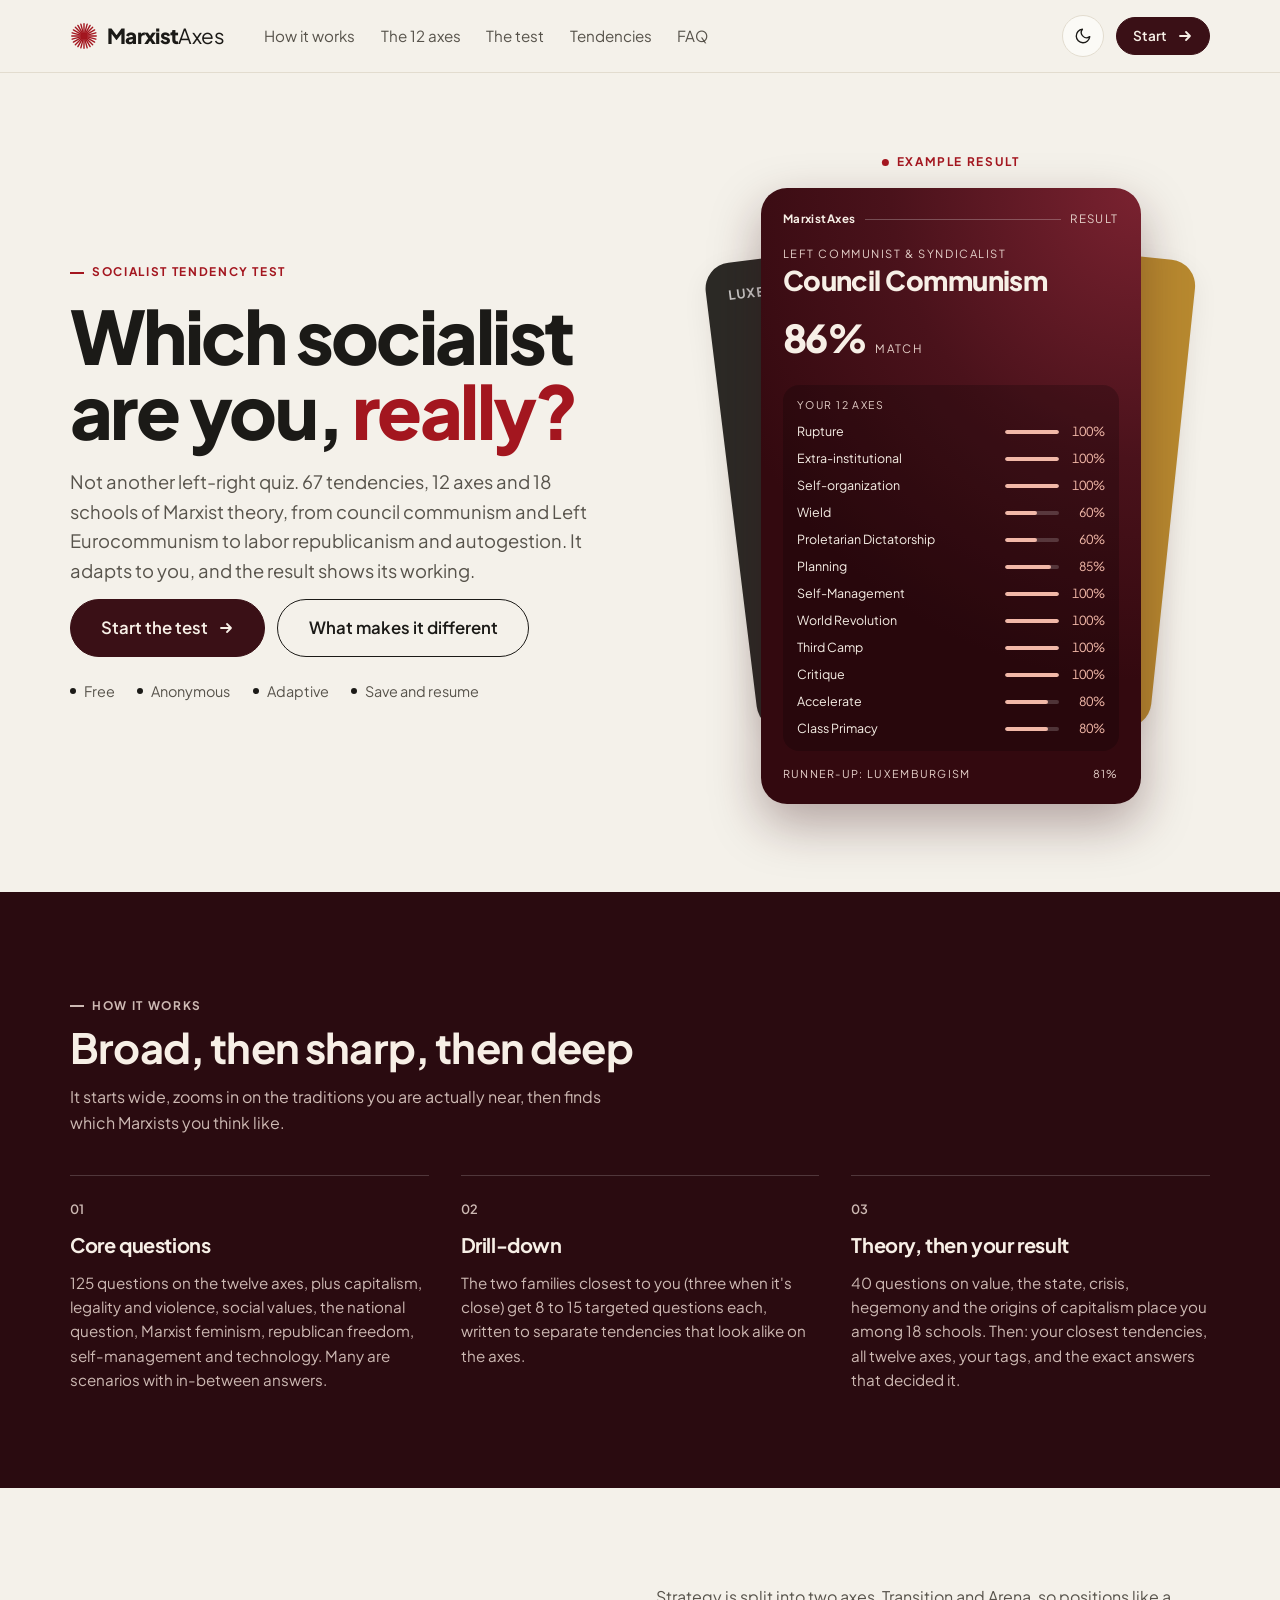
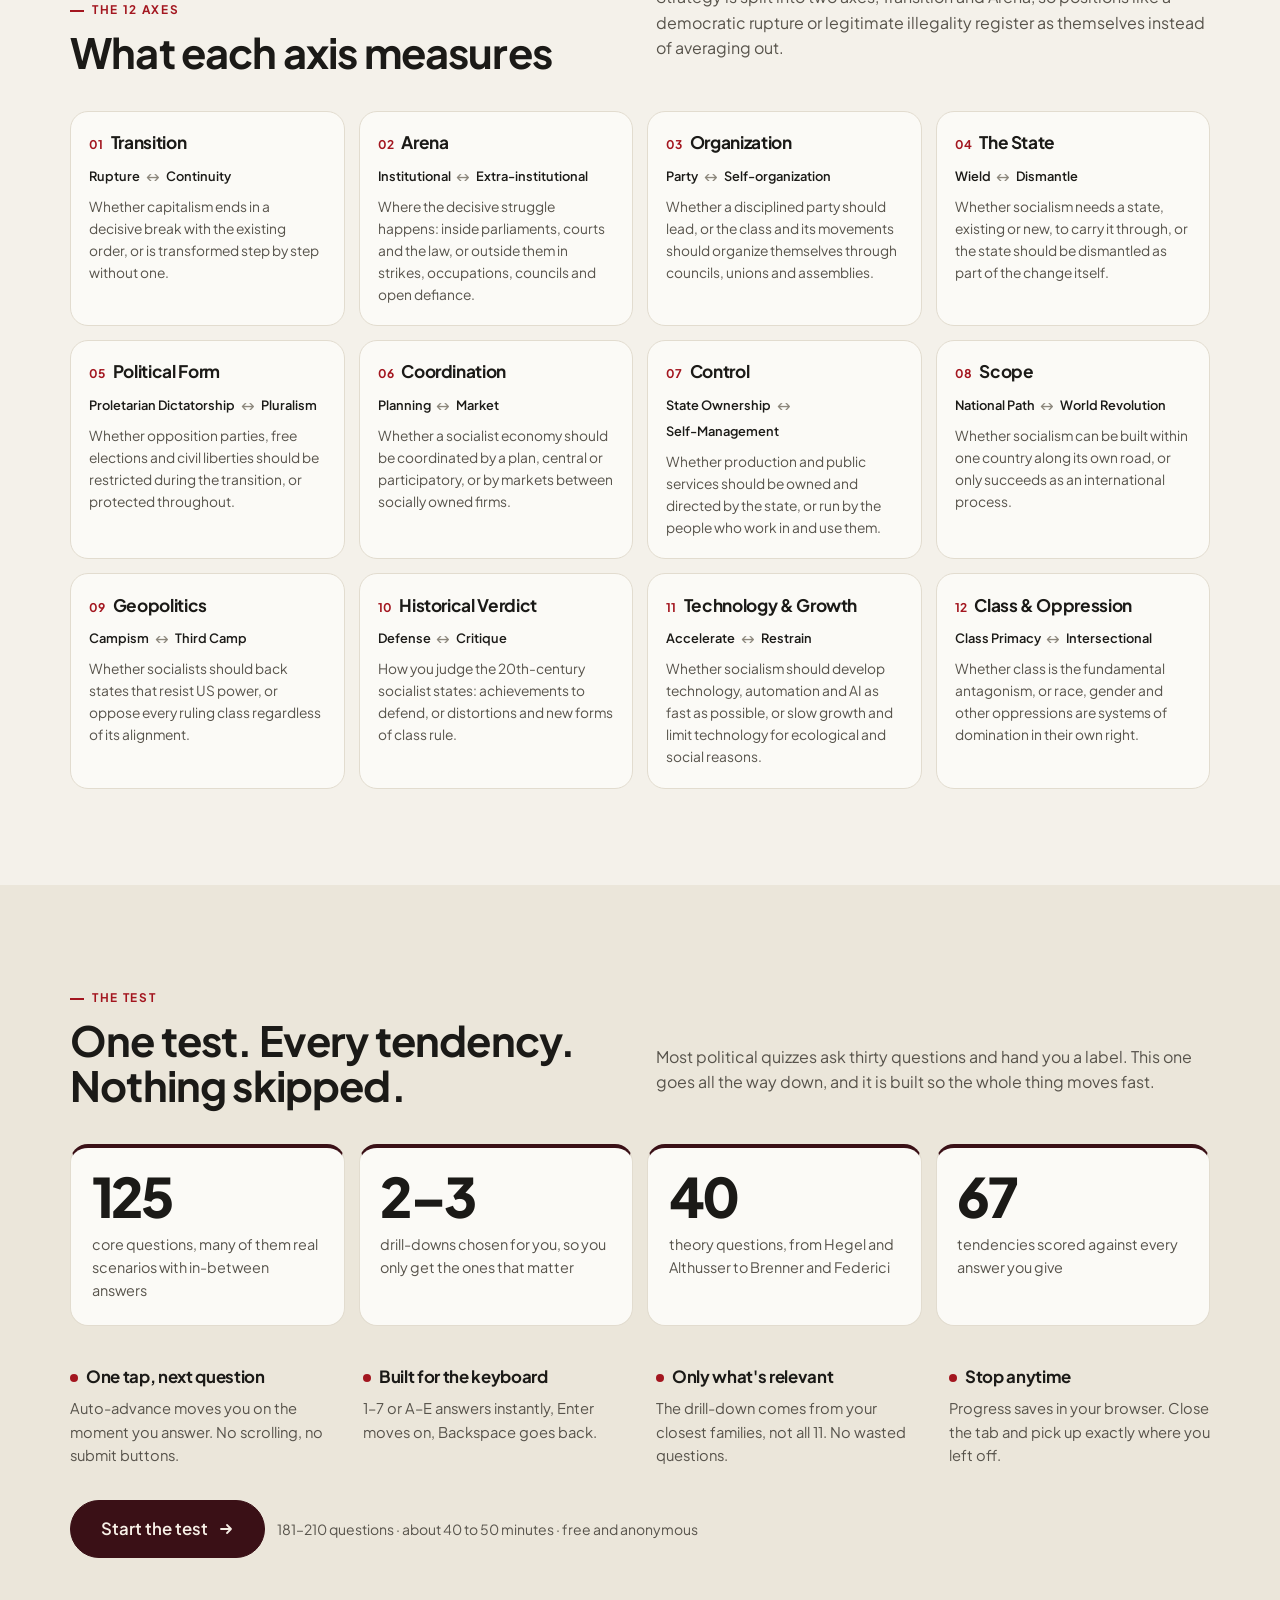
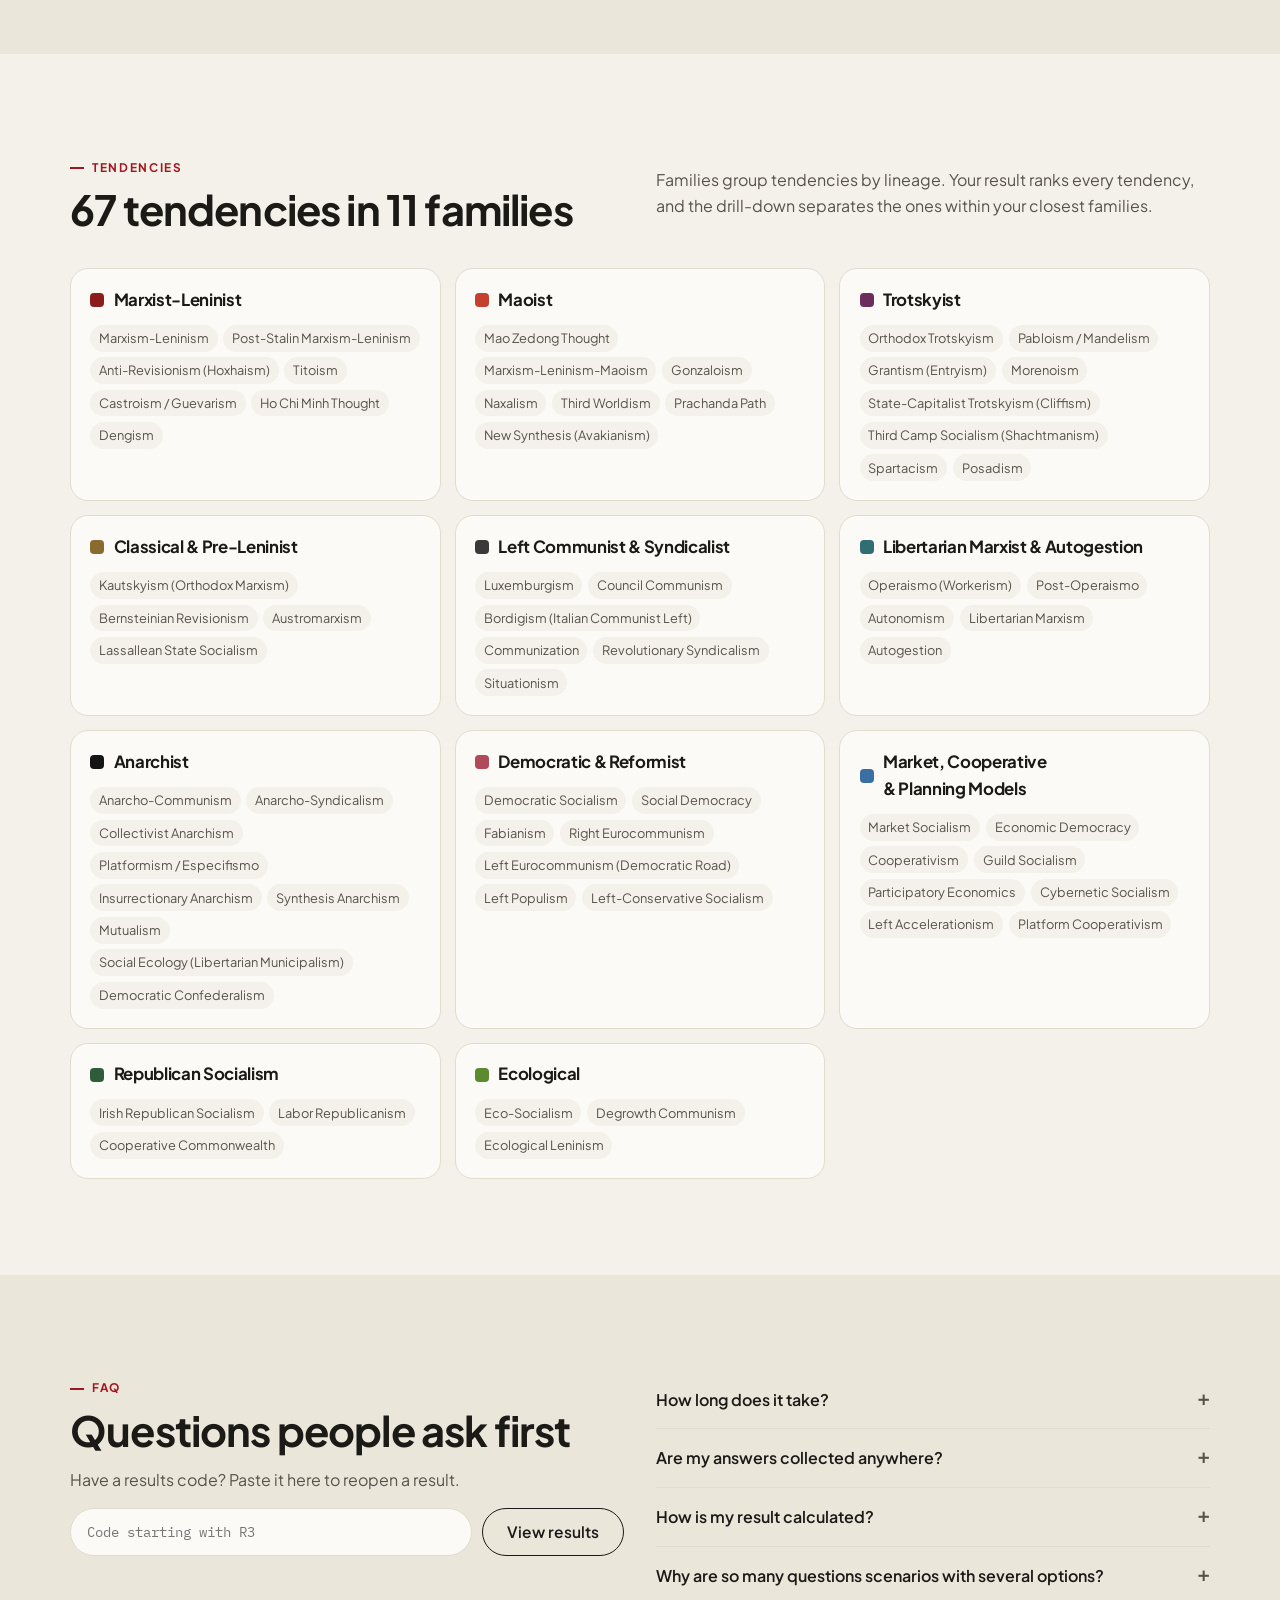
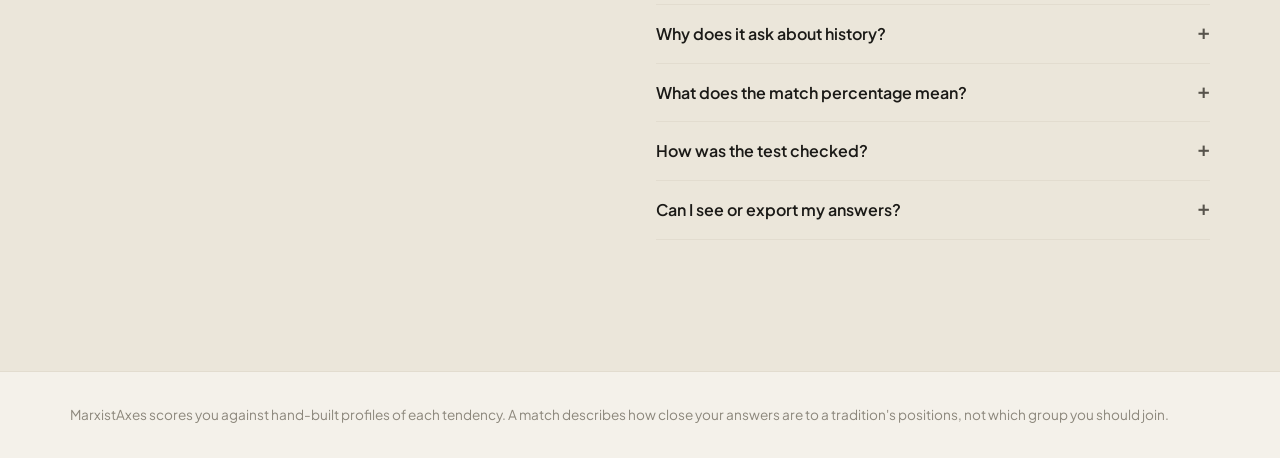
<file: site/index.html>
<!doctype html>
<html lang="en">
<head>
<meta charset="utf-8">
<meta name="viewport" content="width=device-width, initial-scale=1, viewport-fit=cover">
<title>MarxistAxes</title>
<meta name="description" content="A detailed socialist ideology test: 12 axes, 67 tendencies of the socialist left, adaptive drill-down modules and an optional Marxist theory module.">
<meta property="og:title" content="MarxistAxes">
<meta property="og:description" content="Find where you stand among 67 tendencies of the socialist left.">
<meta name="theme-color" content="#3a1016">
<link rel="icon" href="data:image/svg+xml,%3Csvg xmlns='http://www.w3.org/2000/svg' viewBox='0 0 32 32'%3E%3Cg stroke='%23a3161f' stroke-width='2.2' stroke-linecap='round'%3E%3Cpath d='M2 16h28M16 2v28M4 9l24 14M4 23L28 9M9 4l14 24M23 4L9 28'/%3E%3C/g%3E%3Ccircle cx='16' cy='16' r='4' fill='%23a3161f'/%3E%3C/svg%3E">
<link rel="preconnect" href="https://fonts.googleapis.com">
<link rel="preconnect" href="https://fonts.gstatic.com" crossorigin>
<link rel="stylesheet" href="https://fonts.googleapis.com/css2?family=IBM+Plex+Mono:wght@400;500&family=Plus+Jakarta+Sans:wght@400;500;600;700;800&display=swap">
<link rel="stylesheet" href="styles.css">
</head>
<body>
<div id="app">
  <noscript><p>MarxistAxes needs JavaScript to run the test and score your answers.</p></noscript>
</div>
<script src="js/data-meta.js"></script>
<script src="js/data-tendencies.js"></script>
<script src="js/data-items.js"></script>
<script src="js/data-modules.js"></script>
<script src="js/data-theory.js"></script>
<script src="js/engine.js"></script>
<script src="js/app.js"></script>
</body>
</html>
</file>
<file: site/styles.css>
/* Layout: a wide landing page of full-bleed bands (paper, alt paper, one oxblood band); the quiz is a
   single centered card; results are a dashboard of cards. Red marks emphasis; oxblood carries actions. */
:root {
  --bg: #f4f1ea;
  --bg-2: #ebe6da;
  --card: #fbfaf6;
  --ink: #1b1a17;
  --ink-2: #57534b;
  --ink-3: #8c877c;
  --line: #e2dccf;
  --red: #a3161f;
  --red-soft: #f6e3e1;
  --deep: #3a1016;
  --deep-2: #2a0b10;
  --on-deep: #f7efe6;
  --on-deep-2: #cdb9b3;
  --agree: #2f7d5b;
  --agree-soft: #e2f1e8;
  --disagree: #b23a3a;
  --disagree-soft: #f7e2e0;
  --shadow: 0 1px 2px rgba(40, 30, 20, 0.05), 0 8px 28px rgba(40, 30, 20, 0.07);
  --sans: 'Plus Jakarta Sans', system-ui, -apple-system, 'Segoe UI', sans-serif;
  --mono: 'IBM Plex Mono', ui-monospace, Menlo, Consolas, monospace;
  --radius: 18px;
}
@media (prefers-color-scheme: dark) {
  :root:not([data-theme="light"]) {
    --bg: #14120f; --bg-2: #1b1915; --card: #211e1a; --ink: #f1ece3; --ink-2: #b9b2a6; --ink-3: #847d71;
    --line: #353029; --red: #e5636a; --red-soft: #3a1c1d; --deep: #6b1d27; --deep-2: #1d0d10;
    --on-deep: #f7efe6; --on-deep-2: #cdb9b3; --agree: #67c497; --agree-soft: #17301f;
    --disagree: #e48079; --disagree-soft: #3a1c1c; --shadow: 0 1px 2px rgba(0, 0, 0, 0.3), 0 8px 28px rgba(0, 0, 0, 0.35);
    color-scheme: dark;
  }
}
:root[data-theme="dark"] {
  --bg: #14120f; --bg-2: #1b1915; --card: #211e1a; --ink: #f1ece3; --ink-2: #b9b2a6; --ink-3: #847d71;
  --line: #353029; --red: #e5636a; --red-soft: #3a1c1d; --deep: #6b1d27; --deep-2: #1d0d10;
  --on-deep: #f7efe6; --on-deep-2: #cdb9b3; --agree: #67c497; --agree-soft: #17301f;
  --disagree: #e48079; --disagree-soft: #3a1c1c; --shadow: 0 1px 2px rgba(0, 0, 0, 0.3), 0 8px 28px rgba(0, 0, 0, 0.35);
  color-scheme: dark;
}

* { box-sizing: border-box; }
html { -webkit-text-size-adjust: 100%; scroll-behavior: smooth; }
body { margin: 0; background: var(--bg); color: var(--ink); font: 400 1rem/1.6 var(--sans); }
[hidden] { display: none !important; }
button, input, textarea { font: inherit; color: inherit; }
a { color: var(--red); }
:focus-visible { outline: 2px solid var(--red); outline-offset: 3px; }
h1, h2, h3 { margin: 0; text-wrap: balance; letter-spacing: -0.02em; }
p { margin: 0 0 0.9rem; }

.wrap {
  max-width: 1180px; margin: 0 auto;
  padding-left: max(20px, env(safe-area-inset-left, 0px));
  padding-right: max(20px, env(safe-area-inset-right, 0px));
}
.narrow { max-width: 900px; }

/* ---------- header ---------- */
.top {
  position: sticky; top: env(safe-area-inset-top, 0px); z-index: 10;
  background: color-mix(in srgb, var(--bg) 88%, transparent);
  backdrop-filter: blur(10px); -webkit-backdrop-filter: blur(10px);
  border-bottom: 1px solid var(--line);
}
.topin { display: flex; align-items: center; gap: 1.5rem; min-height: 72px; }
.mark { display: inline-flex; align-items: center; gap: 0.55rem; background: none; border: 0; padding: 0; cursor: pointer; color: var(--ink); }
.mark svg { width: 28px; height: 28px; color: var(--red); flex: none; }
.mark b { font-weight: 800; font-size: 1.3rem; letter-spacing: -0.03em; }
.mark b span { font-weight: 400; }
.nav { display: flex; gap: 1.6rem; margin-left: 1rem; }
.nav a { color: var(--ink-2); text-decoration: none; font-size: 0.95rem; }
.nav a:hover { color: var(--ink); }
.topin .right { margin-left: auto; display: flex; align-items: center; gap: 0.75rem; }
.iconbtn {
  width: 42px; height: 42px; border-radius: 50%; border: 1px solid var(--line); background: var(--card);
  display: inline-grid; place-items: center; cursor: pointer; color: var(--ink);
}
.iconbtn svg { width: 18px; height: 18px; }

/* ---------- buttons ---------- */
.btn {
  display: inline-flex; align-items: center; justify-content: center; gap: 0.6rem;
  min-height: 48px; padding: 0 1.5rem; border-radius: 999px; cursor: pointer;
  font-weight: 600; font-size: 0.97rem; border: 1.5px solid var(--ink); background: transparent; color: var(--ink);
  text-decoration: none; transition: transform 0.12s ease, background 0.12s ease, opacity 0.12s ease;
}
.btn:hover { background: var(--card); }
.btn.primary { background: var(--deep); border-color: var(--deep); color: var(--on-deep); }
.btn.primary:hover { background: var(--deep-2); }
.btn.big { min-height: 58px; padding: 0 1.9rem; font-size: 1.05rem; }
.btn.small { min-height: 38px; padding: 0 1rem; font-size: 0.85rem; border-width: 1px; }
.btn.ghost { border-color: transparent; color: var(--ink-2); padding: 0 0.8rem; }
.btn.ghost:hover { color: var(--ink); background: transparent; text-decoration: underline; }
.btn.soft { border: 1px solid var(--line); background: var(--card); }
.btn[disabled] { opacity: 0.4; cursor: default; }
.btn .arr { width: 16px; height: 16px; }
.row { display: flex; flex-wrap: wrap; gap: 0.75rem; align-items: center; }

/* ---------- type helpers ---------- */
.eyebrow { display: inline-flex; align-items: center; gap: 0.5rem; font-weight: 700; font-size: 0.74rem; letter-spacing: 0.14em; text-transform: uppercase; color: var(--red); }
.eyebrow::before { content: ''; width: 14px; height: 2px; background: currentColor; }
.eyebrow.dot::before { width: 7px; height: 7px; border-radius: 50%; }
.h2 { font-size: clamp(1.8rem, 3.6vw, 2.6rem); line-height: 1.1; font-weight: 700; margin-top: 0.6rem; }
.sub { color: var(--ink-2); max-width: 36rem; }
.muted { color: var(--ink-2); }
.small { font-size: 0.875rem; }

/* ---------- landing ---------- */
section[id] { scroll-margin-top: 80px; }
section.block { padding-block: clamp(3.5rem, 8vw, 6rem); }
section.alt { background: var(--bg-2); }
section.band { background: var(--deep-2); color: var(--on-deep); }
section.band .eyebrow { color: var(--on-deep-2); }
section.band .sub { color: var(--on-deep-2); }
.hero { padding-block: clamp(2.5rem, 7vw, 5rem) clamp(3rem, 7vw, 5.5rem); }
.hero-grid { display: grid; grid-template-columns: minmax(0, 1.05fr) minmax(0, 0.95fr); gap: 3rem; align-items: center; }
.hero h1 { font-size: clamp(2.6rem, 6.4vw, 4.6rem); line-height: 1.02; font-weight: 800; letter-spacing: -0.035em; margin: 1rem 0 1.2rem; }
.hero h1 em { font-style: normal; color: var(--red); }
.hero .lede { font-size: 1.15rem; color: var(--ink-2); max-width: 34rem; }
.ticks { display: flex; flex-wrap: wrap; gap: 0.4rem 1.4rem; margin-top: 1.4rem; color: var(--ink-2); font-size: 0.9rem; }
.ticks span { display: inline-flex; align-items: center; gap: 0.5rem; }
.ticks span::before { content: ''; width: 6px; height: 6px; border-radius: 50%; background: var(--ink); }
.resume { margin-top: 1.4rem; padding: 0.9rem 1.1rem; border: 1px solid var(--line); background: var(--card); border-radius: 14px; display: flex; flex-wrap: wrap; gap: 0.75rem; align-items: center; justify-content: space-between; }

/* example result card */
.stack { position: relative; min-height: 560px; display: grid; place-items: center; }
.stack .ghostcard { position: absolute; width: min(330px, 78%); height: 470px; border-radius: 26px; box-shadow: var(--shadow); }
.stack .g1 { background: #2c2a26; transform: translateX(-56px) rotate(-7deg); }
.stack .g2 { background: #b8892f; transform: translateX(58px) rotate(6deg); }
.stack .g1 b, .stack .g2 b { position: absolute; top: 22px; left: 22px; color: rgba(255, 255, 255, 0.75); font-size: 0.8rem; letter-spacing: 0.1em; text-transform: uppercase; }
.excard {
  position: relative; width: min(380px, 92%); border-radius: 26px; padding: 22px; color: #f7efe6;
  background: radial-gradient(120% 80% at 100% 0%, #7a2230 0%, #4a121b 55%, #33090f 100%); box-shadow: 0 20px 50px rgba(58, 16, 22, 0.35);
}
.excard .exhead { display: flex; align-items: center; gap: 0.6rem; font-size: 0.72rem; letter-spacing: 0.12em; text-transform: uppercase; color: #e4cfc8; }
.excard .exhead::after { content: ''; flex: 1; height: 1px; background: rgba(255, 255, 255, 0.25); order: 1; }
.excard .exhead span:last-child { order: 2; }
.excard .exhead .brand { text-transform: none; letter-spacing: 0.04em; font-weight: 700; color: #f7efe6; }
.excard .exfam { margin-top: 1rem; font-size: 0.7rem; letter-spacing: 0.14em; text-transform: uppercase; color: #e4cfc8; }
.excard h3 { font-size: 1.7rem; font-weight: 800; line-height: 1.05; margin-top: 0.2rem; }
.excard .exfit { display: flex; align-items: baseline; gap: 0.5rem; margin: 0.8rem 0 1rem; }
.excard .exfit b { font-size: 2.4rem; font-weight: 800; letter-spacing: -0.03em; }
.excard .exfit span { font-size: 0.72rem; letter-spacing: 0.12em; text-transform: uppercase; color: #e4cfc8; }
.exaxes { background: rgba(0, 0, 0, 0.22); border-radius: 16px; padding: 12px 14px; display: grid; gap: 7px; }
.exaxes .t { font-size: 0.66rem; letter-spacing: 0.14em; text-transform: uppercase; color: #e4cfc8; margin-bottom: 2px; }
.exrow { display: grid; grid-template-columns: minmax(0, 1fr) 54px 38px; gap: 8px; align-items: center; font-size: 0.78rem; }
.exrow i { height: 4px; border-radius: 4px; background: rgba(255, 255, 255, 0.18); position: relative; overflow: hidden; }
.exrow i span { position: absolute; inset: 0 auto 0 0; background: #f2b8a8; border-radius: 4px; }
.exrow em { font-style: normal; text-align: right; font-variant-numeric: tabular-nums; color: #f2b8a8; }
.excard .exfoot { display: flex; justify-content: space-between; margin-top: 14px; font-size: 0.68rem; letter-spacing: 0.12em; text-transform: uppercase; color: #e4cfc8; }
.exlabel { position: absolute; top: 0; left: 50%; transform: translateX(-50%); z-index: 2; white-space: nowrap; }
.stack { padding-top: 2.2rem; }

/* steps band */
.steps { display: grid; grid-template-columns: repeat(3, minmax(0, 1fr)); gap: 2rem; margin: 2.5rem 0 0; padding: 0; }
.steps li { list-style: none; border-top: 1px solid rgba(255, 255, 255, 0.18); padding-top: 1.2rem; }
.steps ol { margin: 0; padding: 0; }
.steps .no { font-size: 0.8rem; color: var(--on-deep-2); font-weight: 600; }
.steps h3 { font-size: 1.25rem; margin: 0.5rem 0 0.6rem; }
.steps p { color: var(--on-deep-2); font-size: 0.95rem; margin: 0; }

/* axis guide */
.sechead { display: grid; grid-template-columns: minmax(0, 1fr) minmax(0, 1fr); gap: 2rem; align-items: end; margin-bottom: 2.2rem; }
.axgrid { display: grid; grid-template-columns: repeat(4, minmax(0, 1fr)); gap: 14px; }
.axcard { background: var(--card); border: 1px solid var(--line); border-radius: var(--radius); padding: 1.1rem 1.15rem 1.2rem; }
.axcard h3 { font-size: 1.08rem; display: flex; gap: 0.5rem; align-items: baseline; }
.axcard h3 small { color: var(--red); font-size: 0.75rem; font-weight: 700; }
.poles { display: flex; flex-wrap: wrap; align-items: center; gap: 0.35rem; margin: 0.55rem 0 0.6rem; font-size: 0.8rem; font-weight: 600; }
.poles i { font-style: normal; color: var(--ink-3); }
.axcard p { font-size: 0.86rem; color: var(--ink-2); margin: 0; }

/* the test */
.stats { display: grid; grid-template-columns: repeat(4, minmax(0, 1fr)); gap: 14px; }
.stat { background: var(--card); border: 1px solid var(--line); border-radius: var(--radius); padding: 1.3rem 1.3rem 1.4rem; border-top: 4px solid var(--deep); }
.stat b { display: block; font-size: clamp(2.4rem, 4.5vw, 3.4rem); font-weight: 800; letter-spacing: -0.045em; line-height: 1; color: var(--ink); }
.stat span { display: block; margin-top: 0.6rem; font-size: 0.9rem; color: var(--ink-2); }
.fast { display: grid; grid-template-columns: repeat(4, minmax(0, 1fr)); gap: 2rem; margin-top: 2.4rem; }
.fast h3 { font-size: 1.05rem; margin-bottom: 0.4rem; display: flex; align-items: center; gap: 0.5rem; }
.fast h3::before { content: ''; width: 8px; height: 8px; border-radius: 50%; background: var(--red); flex: none; }
.fast p { font-size: 0.92rem; color: var(--ink-2); margin: 0; }

/* families */
.famgrid { display: grid; grid-template-columns: repeat(3, minmax(0, 1fr)); gap: 14px; }
.famcard { border-radius: var(--radius); padding: 1.1rem 1.2rem 1.2rem; background: var(--card); border: 1px solid var(--line); }
.famcard h3 { font-size: 1.05rem; display: flex; align-items: center; gap: 0.6rem; }
.famcard h3 i { width: 14px; height: 14px; border-radius: 4px; flex: none; }
.famcard ul { list-style: none; margin: 0.7rem 0 0; padding: 0; display: flex; flex-wrap: wrap; gap: 0.35rem; }
.famcard li { font-size: 0.8rem; padding: 0.2rem 0.55rem; border-radius: 999px; background: var(--bg); color: var(--ink-2); }

/* faq */
.faq details { border-bottom: 1px solid var(--line); }
.faq summary { list-style: none; cursor: pointer; display: flex; justify-content: space-between; gap: 1rem; padding: 1rem 0; font-weight: 600; }
.faq summary::-webkit-details-marker { display: none; }
.faq summary::after { content: '+'; font-size: 1.3rem; line-height: 1; color: var(--ink-2); }
.faq details[open] summary::after { content: '\2212'; }
.faq details p { color: var(--ink-2); padding-bottom: 1rem; margin: 0; max-width: 40rem; }
.codeform { display: flex; gap: 0.6rem; flex-wrap: wrap; margin-top: 1rem; max-width: 640px; }
.codeform input, .field {
  flex: 1 1 16rem; min-width: 0; min-height: 48px; padding: 0 1rem; border-radius: 999px;
  border: 1px solid var(--line); background: var(--card); font: 400 0.85rem var(--mono);
}
.err { color: var(--red); font-size: 0.875rem; margin-top: 0.5rem; }
.foot { border-top: 1px solid var(--line); padding-block: 2rem; color: var(--ink-3); font-size: 0.85rem; }
.foot .wrap { display: flex; flex-wrap: wrap; justify-content: space-between; gap: 1rem; }

/* ---------- quiz ---------- */
.quiz { max-width: 900px; margin: 0 auto; padding-block: 1.6rem 3rem; padding-left: max(20px, env(safe-area-inset-left, 0px)); padding-right: max(20px, env(safe-area-inset-right, 0px)); }
.qmeta { display: flex; justify-content: space-between; gap: 1rem; font-size: 0.88rem; color: var(--ink-2); }
.qmeta b { color: var(--ink); }
.segbar { display: grid; grid-auto-flow: column; grid-auto-columns: 1fr; gap: 5px; margin: 0.6rem 0 1rem; }
.segbar i { height: 5px; border-radius: 4px; background: var(--line); position: relative; overflow: hidden; }
.segbar i span { position: absolute; inset: 0 auto 0 0; background: var(--ink-2); border-radius: 4px; }
.qcard { position: relative; background: var(--card); border: 1px solid var(--line); border-top: 3px solid var(--deep); border-radius: var(--radius); padding: 1.6rem clamp(1.1rem, 3vw, 2rem) 1.8rem; box-shadow: var(--shadow); overflow: hidden; }
.qnum { position: absolute; top: 0.3rem; right: 1.4rem; font-size: clamp(4rem, 11vw, 6.5rem); font-weight: 800; letter-spacing: -0.05em; color: var(--ink); opacity: 0.06; pointer-events: none; line-height: 1; font-variant-numeric: tabular-nums; }
.chip { display: inline-flex; align-items: center; gap: 0.55rem; padding: 0.35rem 0.9rem 0.35rem 0.4rem; border-radius: 999px; background: var(--bg-2); font-size: 0.74rem; font-weight: 700; letter-spacing: 0.12em; text-transform: uppercase; color: var(--ink-2); }
.chip i { width: 26px; height: 26px; border-radius: 50%; background: var(--deep); color: var(--on-deep); display: grid; place-items: center; font-style: normal; font-size: 0.75rem; letter-spacing: 0; }
.ctx { margin: 1.1rem 0 0; padding: 0.75rem 1rem; border-radius: 12px; background: var(--bg); font-size: 0.92rem; color: var(--ink-2); max-width: 46rem; }
.ctx b { display: block; font-size: 0.7rem; letter-spacing: 0.14em; text-transform: uppercase; color: var(--red); margin-bottom: 0.2rem; }
.qtext { font-size: clamp(1.2rem, 2.6vw, 1.55rem); line-height: 1.35; font-weight: 700; margin: 1.1rem 0 1.3rem; max-width: 44rem; position: relative; }
.opts { display: grid; gap: 9px; }
.opt {
  display: grid; grid-template-columns: 30px minmax(0, 1fr) 18px; gap: 0.9rem; align-items: center; width: 100%; text-align: left;
  padding: 0.8rem 1rem; border-radius: 12px; border: 1px solid var(--line); border-left: 4px solid var(--tone, var(--line));
  background: var(--bg); cursor: pointer; font-weight: 600; font-size: 0.98rem; line-height: 1.4; color: var(--ink);
  transition: background 0.12s ease, border-color 0.12s ease, transform 0.12s ease;
}
.opt.mc { font-weight: 500; }
.opt .ic { width: 30px; height: 30px; border-radius: 50%; display: grid; place-items: center; border: 1.5px solid var(--tone, var(--ink-3)); color: var(--tone, var(--ink-2)); background: var(--tone-soft, transparent); font-weight: 800; font-size: 0.85rem; }
.opt .ic svg { width: 14px; height: 14px; }
.opt .radio { width: 16px; height: 16px; border-radius: 50%; border: 1.5px solid var(--ink-3); justify-self: end; }
.opt.on { background: var(--tone-soft, var(--red-soft)); border-color: var(--tone, var(--red)); }
.opt.on .radio { border: 5px solid var(--tone, var(--red)); }
@media (hover: hover) { .opt:hover { border-color: var(--tone, var(--ink-3)); transform: translateX(2px); } }
.opt.a3 { --tone: var(--agree); --tone-soft: var(--agree-soft); }
.opt.a2 { --tone: color-mix(in srgb, var(--agree) 75%, var(--ink-3)); --tone-soft: var(--agree-soft); }
.opt.a1 { --tone: color-mix(in srgb, var(--agree) 45%, var(--ink-3)); --tone-soft: var(--agree-soft); }
.opt.n0 { --tone: var(--ink-3); --tone-soft: var(--bg-2); }
.opt.d1 { --tone: color-mix(in srgb, var(--disagree) 45%, var(--ink-3)); --tone-soft: var(--disagree-soft); }
.opt.d2 { --tone: color-mix(in srgb, var(--disagree) 75%, var(--ink-3)); --tone-soft: var(--disagree-soft); }
.opt.d3 { --tone: var(--disagree); --tone-soft: var(--disagree-soft); }
.opt.mc { --tone: var(--deep); --tone-soft: var(--red-soft); }
.opt.mc .ic { border-color: var(--line); color: var(--red); background: var(--card); }
.opt.mc.on .ic { background: var(--deep); color: var(--on-deep); border-color: var(--deep); }
.unsure { margin-top: 0.9rem; background: none; border: 1px dashed var(--line); border-radius: 12px; width: 100%; padding: 0.65rem 1rem; color: var(--ink-2); cursor: pointer; font-size: 0.9rem; text-align: left; }
.unsure.on { border-style: solid; border-color: var(--ink-2); color: var(--ink); background: var(--bg-2); }
.qnav { display: grid; grid-template-columns: auto 1fr auto; align-items: center; gap: 1rem; margin-top: 1.1rem; }
.qnav .btn { min-height: 44px; border-radius: 12px; }
.qnav .mid { display: flex; justify-content: center; }
.toggle { display: inline-flex; align-items: center; gap: 0.6rem; cursor: pointer; font-size: 0.88rem; color: var(--ink-2); background: none; border: 0; padding: 0; }
.toggle .sw { width: 40px; height: 22px; border-radius: 999px; background: var(--line); position: relative; transition: background 0.15s ease; flex: none; }
.toggle .sw::after { content: ''; position: absolute; top: 3px; left: 3px; width: 16px; height: 16px; border-radius: 50%; background: var(--card); transition: transform 0.15s ease; box-shadow: 0 1px 2px rgba(0, 0, 0, 0.2); }
.toggle[aria-checked="true"] .sw { background: var(--deep); }
.toggle[aria-checked="true"] .sw::after { transform: translateX(18px); }
.keys { text-align: center; font: 400 0.74rem/1.4 var(--mono); color: var(--ink-3); margin-top: 1.1rem; }

/* interludes */
.panel { background: var(--card); border: 1px solid var(--line); border-radius: var(--radius); padding: clamp(1.4rem, 4vw, 2.2rem); box-shadow: var(--shadow); }
.panel h2 { font-size: clamp(1.6rem, 3.5vw, 2.2rem); margin: 0.6rem 0 1rem; }
.famfits { display: grid; gap: 10px; margin: 0.4rem 0 1.4rem; }
.famfit { display: grid; grid-template-columns: minmax(0, 1fr) 120px 3rem; gap: 0.9rem; align-items: center; padding: 0.6rem 0.9rem; border-radius: 12px; background: var(--bg); }
.famfit.on { background: var(--red-soft); font-weight: 700; }

/* ---------- results ---------- */
.res { padding-block: 2rem 4rem; }
.resgrid { display: grid; grid-template-columns: minmax(0, 1.6fr) minmax(0, 1fr); gap: 18px; align-items: start; }
.card { background: var(--card); border: 1px solid var(--line); border-radius: var(--radius); padding: clamp(1.2rem, 3vw, 1.7rem); }
.maincard { border-top: 4px solid var(--deep); box-shadow: var(--shadow); }
.maincard .headrow { display: flex; justify-content: space-between; gap: 1rem; align-items: flex-start; }
.pill { display: inline-flex; align-items: center; gap: 0.4rem; padding: 0.28rem 0.75rem; border-radius: 999px; background: var(--bg-2); color: var(--ink-2); font-size: 0.75rem; font-weight: 700; letter-spacing: 0.02em; white-space: nowrap; }
.pill.dark { background: var(--deep); color: var(--on-deep); }
.pill.red { background: var(--red-soft); color: var(--red); }
.maincard h1 { font-size: clamp(2rem, 5vw, 3rem); line-height: 1.05; font-weight: 800; margin: 0.7rem 0 0; overflow-wrap: anywhere; }
.ring { width: 96px; height: 96px; flex: none; position: relative; }
.ring svg { width: 100%; height: 100%; transform: rotate(-90deg); }
.ring .lbl { position: absolute; inset: 0; display: grid; place-items: center; text-align: center; line-height: 1; }
.ring .lbl b { font-size: 1.45rem; font-weight: 800; letter-spacing: -0.03em; display: block; }
.ring .lbl span { font-size: 0.6rem; letter-spacing: 0.14em; text-transform: uppercase; color: var(--ink-2); }
.maincard .blurb { font-size: 1.05rem; color: var(--ink-2); margin: 1rem 0 0.7rem; max-width: 40rem; }
.figs { font-size: 0.88rem; color: var(--ink-3); }
.note { background: var(--red-soft); color: var(--ink); padding: 0.75rem 1rem; border-radius: 12px; margin-top: 0.9rem; font-size: 0.9rem; }
.side { display: grid; gap: 18px; }
.sidecard .kicker { font-size: 0.72rem; letter-spacing: 0.14em; text-transform: uppercase; font-weight: 700; color: var(--ink-2); display: flex; justify-content: space-between; gap: 0.5rem; }
.sidecard h3 { font-size: 1.2rem; margin: 0.5rem 0 0.3rem; }
.sidecard p { font-size: 0.88rem; color: var(--ink-2); margin: 0; }
.tagwrap { display: flex; flex-wrap: wrap; gap: 0.45rem; margin-top: 0.7rem; }
.tagwrap .pill { cursor: help; }

.rsec { margin-top: 2.6rem; }
.rsec > h2 { font-size: 1.45rem; margin-bottom: 0.3rem; }
.rsec > .muted { margin-bottom: 1rem; }
.rank { display: grid; gap: 8px; }
.rank .r { display: grid; grid-template-columns: 2rem minmax(0, 1fr) 140px 3.2rem; gap: 0.9rem; align-items: center; padding: 0.75rem 1rem; border-radius: 14px; background: var(--card); border: 1px solid var(--line); }
.rank .r:first-child { border-color: var(--deep); }
.rank .n { font-weight: 800; color: var(--ink-3); }
.rank .nm b { display: block; font-weight: 700; }
.rank .nm i { font-style: normal; font-size: 0.8rem; color: var(--ink-3); }
.meter { height: 6px; border-radius: 6px; background: var(--line); position: relative; overflow: hidden; }
.meter span { position: absolute; inset: 0 auto 0 0; background: var(--ink-2); border-radius: 6px; }
.rank .r:first-child .meter span { background: var(--red); }
.rank .pct { text-align: right; font-weight: 700; font-variant-numeric: tabular-nums; }

.why { list-style: none; margin: 0; padding: 0; display: grid; gap: 10px; }
.why li { background: var(--card); border: 1px solid var(--line); border-radius: 14px; padding: 0.9rem 1.1rem; }
.why q { quotes: none; display: block; font-weight: 600; }
.why .ans { display: flex; flex-wrap: wrap; gap: 0.4rem; margin-top: 0.55rem; }
.why .ans span { font-size: 0.8rem; padding: 0.25rem 0.6rem; border-radius: 8px; background: var(--bg); color: var(--ink-2); }
.why .ans span b { color: var(--ink); font-weight: 600; }

.axgrid-res { display: grid; grid-template-columns: repeat(2, minmax(0, 1fr)); gap: 12px; }
.axres { background: var(--card); border: 1px solid var(--line); border-radius: 16px; padding: 1rem 1.15rem 1.05rem; }
.axres .lab { display: flex; justify-content: space-between; align-items: center; gap: 0.6rem; flex-wrap: wrap; }
.axres .lab b { font-weight: 700; display: inline-flex; gap: 0.45rem; align-items: baseline; }
.axres .lab b small { color: var(--red); font-size: 0.75rem; }
.track { position: relative; height: 8px; border-radius: 8px; background: var(--line); margin: 0.85rem 0 0.5rem; }
.track::after { content: ''; position: absolute; left: 50%; top: -4px; bottom: -4px; width: 2px; margin-left: -1px; background: var(--ink-3); border-radius: 2px; }
.track .fill { position: absolute; top: 0; bottom: 0; background: var(--deep); border-radius: 8px; }
.track .pin { position: absolute; top: 50%; width: 16px; height: 16px; margin: -8px 0 0 -8px; border-radius: 50%; background: var(--card); border: 3px solid var(--deep); }
.ends { display: flex; justify-content: space-between; gap: 1rem; font-size: 0.8rem; color: var(--ink-3); }
.ends .lean { color: var(--ink); font-weight: 700; }

.schools .r { grid-template-columns: 2rem minmax(0, 1fr) 140px 3.2rem; }
.more-fams { display: flex; flex-wrap: wrap; gap: 0.5rem; }
details.all { margin-top: 1rem; }
details.all summary { cursor: pointer; padding: 0.8rem 0; font-weight: 700; }
.share { display: flex; gap: 0.6rem; flex-wrap: wrap; margin-top: 0.6rem; }
.export { display: block; width: 100%; min-height: 22rem; margin-top: 0.8rem; padding: 0.9rem; border: 1px solid var(--line); background: var(--bg); color: var(--ink); border-radius: 12px; font: 400 0.78rem/1.5 var(--mono); resize: vertical; }

/* result card image */
.cardsec { display: grid; grid-template-columns: minmax(0, 400px) minmax(0, 1fr); gap: 2rem; align-items: center; background: var(--bg-2); border-radius: var(--radius); padding: clamp(1.2rem, 3vw, 2rem); }
.cardsec h2 { font-size: 1.45rem; margin-bottom: 0.4rem; }
.cardprev { min-height: 200px; display: grid; place-items: center; }
.cardprev img { width: 100%; height: auto; border-radius: 22px; box-shadow: 0 18px 44px rgba(58, 16, 22, 0.3); }

/* ---------- responsive ---------- */
@media (max-width: 1020px) {
  .axgrid, .stats, .fast { grid-template-columns: repeat(2, minmax(0, 1fr)); }
  .famgrid { grid-template-columns: repeat(2, minmax(0, 1fr)); }
  .nav { display: none; }
}
@media (max-width: 860px) {
  .hero-grid, .resgrid, .sechead, .cardsec { grid-template-columns: minmax(0, 1fr); }
  .stack { min-height: 520px; }
  .steps { grid-template-columns: minmax(0, 1fr); gap: 1.2rem; }
}
@media (max-width: 620px) {
  .axgrid, .famgrid, .fast, .axgrid-res { grid-template-columns: minmax(0, 1fr); }
  .rank .r, .schools .r { grid-template-columns: 1.6rem minmax(0, 1fr) 3rem; }
  .rank .meter { display: none; }
  .qnav { grid-template-columns: auto auto; }
  .qnav .mid { grid-column: 1 / -1; grid-row: 2; }
  .qnav .next { justify-self: end; }
  .stack .ghostcard { display: none; }
  .stack { min-height: 0; padding-top: 2rem; }
  .topin .startbtn { display: none; }
  .ring { width: 80px; height: 80px; }
}
@media (hover: none) { .keys { display: none; } }
@media (prefers-reduced-motion: reduce) { * { transition: none !important; scroll-behavior: auto !important; } }
</file>
